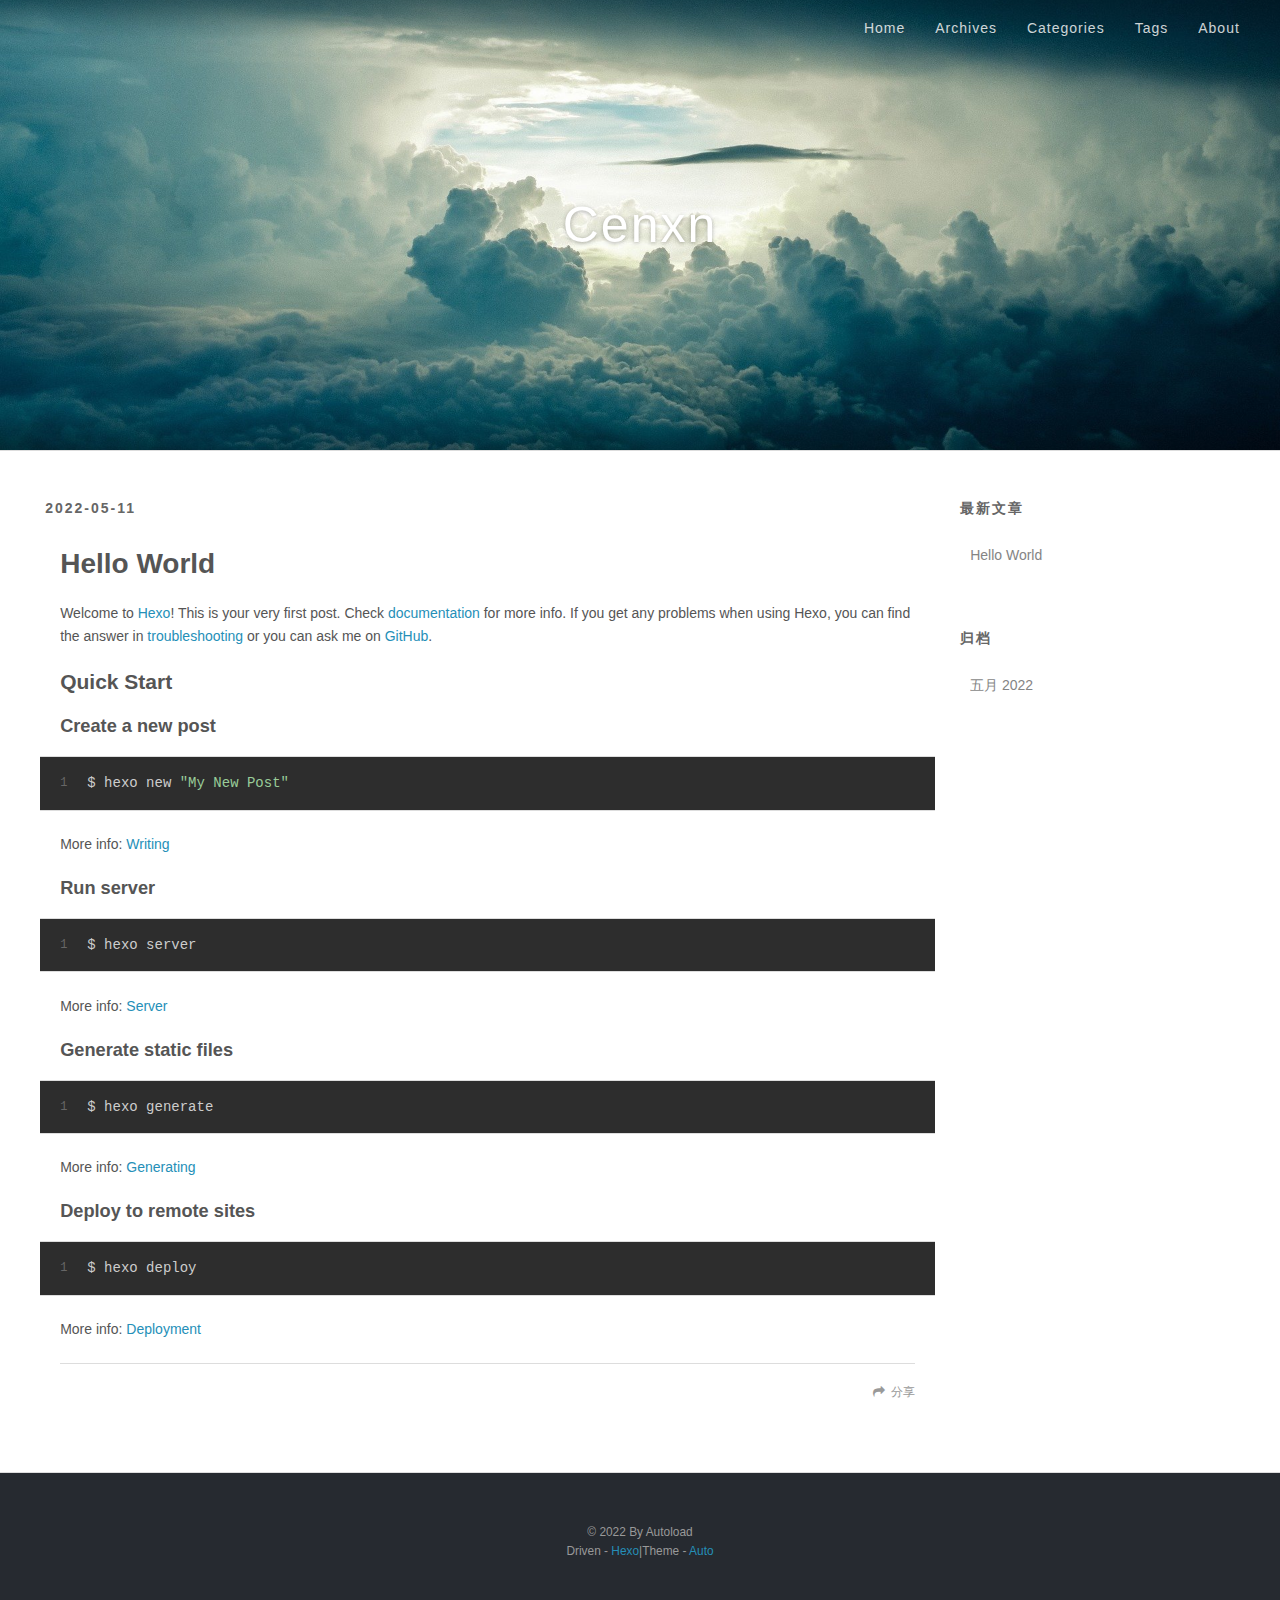
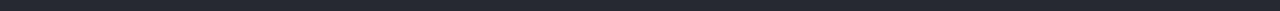
<file: index.html>
<!DOCTYPE html>
<html>
<head>
  <meta charset="utf-8">
  
  <title>Cenxn</title>
  <meta name="viewport" content="width=device-width, initial-scale=1, shrink-to-fit=no">
  
    <link rel="shortcut icon" href="/favicon.png">
  
  
<link rel="stylesheet" href="/css/style.css">

<meta name="generator" content="Hexo 6.2.0"></head>

<body>
  <div id="container">
    <div id="wrap">
      <header id="header">
  <div id="banner"></div>
  <div id="header-outer" class="outer">
    <div id="header-title" class="inner">
      <h1 id="logo-wrap">
        <a href="/" id="logo">Cenxn</a>
      </h1>
      
    </div>
    <div id="header-inner" class="inner">
      <nav id="main-nav">
        <a id="main-nav-toggle" class="nav-icon"></a>
        
          <a class="main-nav-link" href="/">Home</a>
        
          <a class="main-nav-link" href="/archives">Archives</a>
        
          <a class="main-nav-link" href="/categories">Categories</a>
        
          <a class="main-nav-link" href="/tags">Tags</a>
        
          <a class="main-nav-link" href="/about">About</a>
        
      </nav>
    </div>
  </div>
</header>

      <div class="outer">
        <section id="main">
  
    <article id="post-hello-world" class="h-entry article article-type-post" itemprop="blogPost" itemscope itemtype="https://schema.org/BlogPosting">
  <div class="article-meta">
    <a href="/2022/05/11/hello-world/" class="article-date">
  <time class="dt-published" datetime="2022-05-11T08:42:30.035Z" itemprop="datePublished">2022-05-11</time>
</a>
    
  </div>
  <div class="article-inner">
    
    
      <header class="article-header">
        
  
    <h1 itemprop="name">
      <a class="p-name article-title" href="/2022/05/11/hello-world/">Hello World</a>
    </h1>
  

      </header>
    
    <div class="e-content article-entry" itemprop="articleBody">
      
        <p>Welcome to <a target="_blank" rel="noopener" href="https://hexo.io/">Hexo</a>! This is your very first post. Check <a target="_blank" rel="noopener" href="https://hexo.io/docs/">documentation</a> for more info. If you get any problems when using Hexo, you can find the answer in <a target="_blank" rel="noopener" href="https://hexo.io/docs/troubleshooting.html">troubleshooting</a> or you can ask me on <a target="_blank" rel="noopener" href="https://github.com/hexojs/hexo/issues">GitHub</a>.</p>
<h2 id="Quick-Start"><a href="#Quick-Start" class="headerlink" title="Quick Start"></a>Quick Start</h2><h3 id="Create-a-new-post"><a href="#Create-a-new-post" class="headerlink" title="Create a new post"></a>Create a new post</h3><figure class="highlight bash"><table><tr><td class="gutter"><pre><span class="line">1</span><br></pre></td><td class="code"><pre><span class="line">$ hexo new <span class="string">&quot;My New Post&quot;</span></span><br></pre></td></tr></table></figure>

<p>More info: <a target="_blank" rel="noopener" href="https://hexo.io/docs/writing.html">Writing</a></p>
<h3 id="Run-server"><a href="#Run-server" class="headerlink" title="Run server"></a>Run server</h3><figure class="highlight bash"><table><tr><td class="gutter"><pre><span class="line">1</span><br></pre></td><td class="code"><pre><span class="line">$ hexo server</span><br></pre></td></tr></table></figure>

<p>More info: <a target="_blank" rel="noopener" href="https://hexo.io/docs/server.html">Server</a></p>
<h3 id="Generate-static-files"><a href="#Generate-static-files" class="headerlink" title="Generate static files"></a>Generate static files</h3><figure class="highlight bash"><table><tr><td class="gutter"><pre><span class="line">1</span><br></pre></td><td class="code"><pre><span class="line">$ hexo generate</span><br></pre></td></tr></table></figure>

<p>More info: <a target="_blank" rel="noopener" href="https://hexo.io/docs/generating.html">Generating</a></p>
<h3 id="Deploy-to-remote-sites"><a href="#Deploy-to-remote-sites" class="headerlink" title="Deploy to remote sites"></a>Deploy to remote sites</h3><figure class="highlight bash"><table><tr><td class="gutter"><pre><span class="line">1</span><br></pre></td><td class="code"><pre><span class="line">$ hexo deploy</span><br></pre></td></tr></table></figure>

<p>More info: <a target="_blank" rel="noopener" href="https://hexo.io/docs/one-command-deployment.html">Deployment</a></p>

      
    </div>
    <footer class="article-footer">
      <a data-url="http://example.com/2022/05/11/hello-world/" data-id="cl31f6riy00004otlcmwybvkl" data-title="Hello World" class="article-share-link">分享</a>
      
      
      
    </footer>
  </div>
  
</article>



  

</section>
        <aside id="sidebar">
  
    

  
    
  <div class="widget-wrap">
    <h3 class="widget-title">最新文章</h3>
    <div class="widget">
      <ul>
        
          <li>
            <a href="/2022/05/11/hello-world/">Hello World</a>
          </li>
        
      </ul>
    </div>
  </div>

  
    

  
    
  <div class="widget-wrap">
    <h3 class="widget-title">归档</h3>
    <div class="widget">
      <ul class="archive-list"><li class="archive-list-item"><a class="archive-list-link" href="/archives/2022/05/">五月 2022</a></li></ul>
    </div>
  </div>

  
</aside>
      </div>
      <footer id="footer">
  
  <div class="outer">
    <div id="footer-info" class="inner">
      &copy; 2022 By Autoload<br>
      Driven - <a href="https://hexo.io/" target="_blank">Hexo</a>|Theme - <a href="https://github.com/autoload/hexo-theme-auto" target="_blank">Auto</a>
    </div>
  </div>
</footer>
    </div>
    <nav id="mobile-nav">
  
    <a href="/" class="mobile-nav-link">Home</a>
  
    <a href="/archives" class="mobile-nav-link">Archives</a>
  
    <a href="/categories" class="mobile-nav-link">Categories</a>
  
    <a href="/tags" class="mobile-nav-link">Tags</a>
  
    <a href="/about" class="mobile-nav-link">About</a>
  
</nav>
    


<script src="/js/jquery-3.4.1.min.js"></script>


<script src="/js/script.js"></script>




  </div>
</body>
</html>
</file>
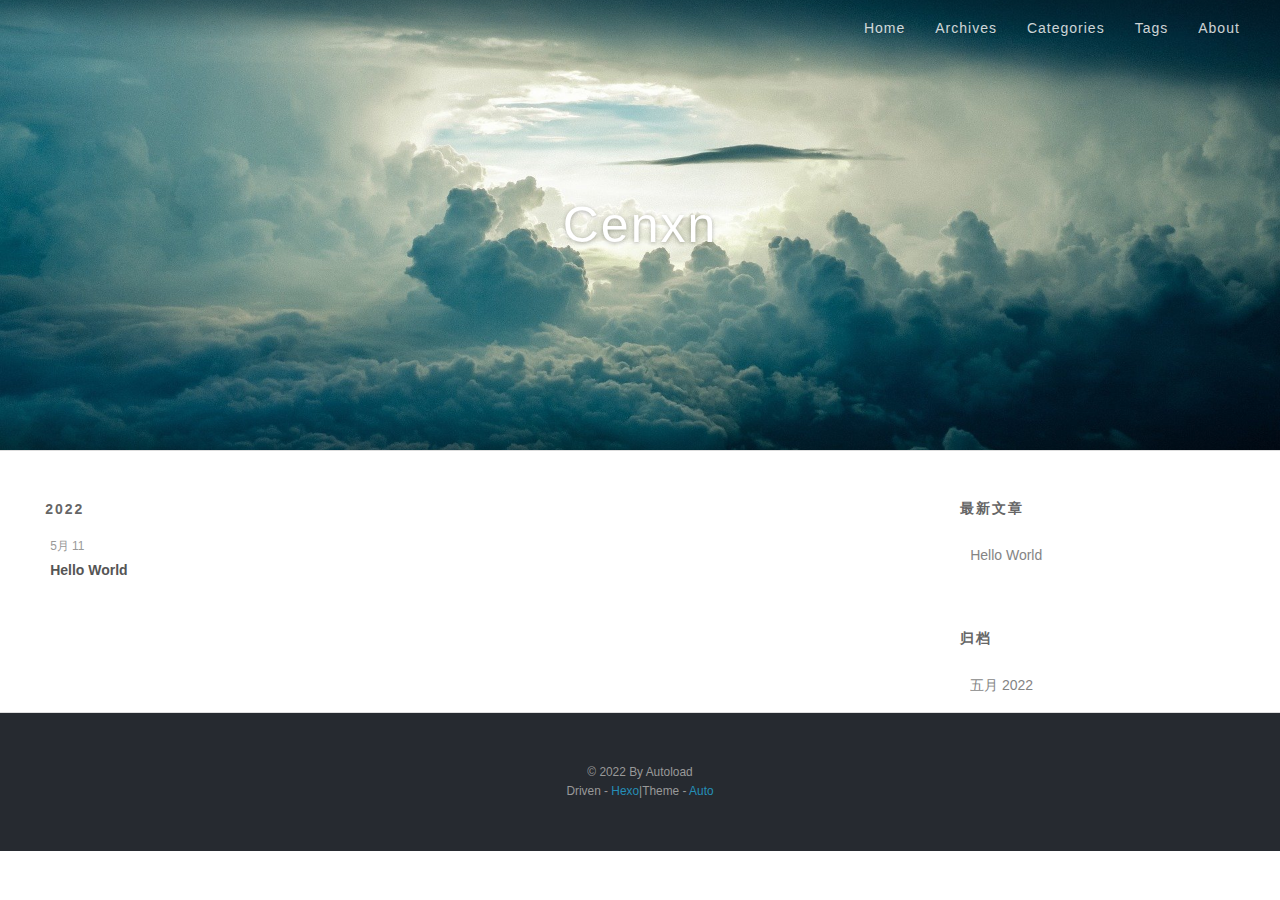
<file: archives/index.html>
<!DOCTYPE html>
<html>
<head>
  <meta charset="utf-8">
  
  <title>归档 | Cenxn</title>
  <meta name="viewport" content="width=device-width, initial-scale=1, shrink-to-fit=no">
  
    <link rel="shortcut icon" href="/favicon.png">
  
  
<link rel="stylesheet" href="/css/style.css">

<meta name="generator" content="Hexo 6.2.0"></head>

<body>
  <div id="container">
    <div id="wrap">
      <header id="header">
  <div id="banner"></div>
  <div id="header-outer" class="outer">
    <div id="header-title" class="inner">
      <h1 id="logo-wrap">
        <a href="/" id="logo">Cenxn</a>
      </h1>
      
    </div>
    <div id="header-inner" class="inner">
      <nav id="main-nav">
        <a id="main-nav-toggle" class="nav-icon"></a>
        
          <a class="main-nav-link" href="/">Home</a>
        
          <a class="main-nav-link" href="/archives">Archives</a>
        
          <a class="main-nav-link" href="/categories">Categories</a>
        
          <a class="main-nav-link" href="/tags">Tags</a>
        
          <a class="main-nav-link" href="/about">About</a>
        
      </nav>
    </div>
  </div>
</header>

      <div class="outer">
        <section id="main">
  
  
    
    
      
      
      <section class="archives-wrap">
        <div class="archive-year-wrap">
          <a href="/archives/2022" class="archive-year">2022</a>
        </div>
        <div class="archives">
    
    <article class="archive-article archive-type-post">
  <div class="archive-article-inner">
    <header class="archive-article-header">
      <a href="/2022/05/11/hello-world/" class="archive-article-date">
  <time class="dt-published" datetime="2022-05-11T08:42:30.035Z" itemprop="datePublished">5月 11</time>
</a>
      
  
    <h1 itemprop="name">
      <a class="archive-article-title" href="/2022/05/11/hello-world/">Hello World</a>
    </h1>
  

    </header>
  </div>
</article>
  
  
    </div></section>
  

</section>
        <aside id="sidebar">
  
    

  
    
  <div class="widget-wrap">
    <h3 class="widget-title">最新文章</h3>
    <div class="widget">
      <ul>
        
          <li>
            <a href="/2022/05/11/hello-world/">Hello World</a>
          </li>
        
      </ul>
    </div>
  </div>

  
    

  
    
  <div class="widget-wrap">
    <h3 class="widget-title">归档</h3>
    <div class="widget">
      <ul class="archive-list"><li class="archive-list-item"><a class="archive-list-link" href="/archives/2022/05/">五月 2022</a></li></ul>
    </div>
  </div>

  
</aside>
      </div>
      <footer id="footer">
  
  <div class="outer">
    <div id="footer-info" class="inner">
      &copy; 2022 By Autoload<br>
      Driven - <a href="https://hexo.io/" target="_blank">Hexo</a>|Theme - <a href="https://github.com/autoload/hexo-theme-auto" target="_blank">Auto</a>
    </div>
  </div>
</footer>
    </div>
    <nav id="mobile-nav">
  
    <a href="/" class="mobile-nav-link">Home</a>
  
    <a href="/archives" class="mobile-nav-link">Archives</a>
  
    <a href="/categories" class="mobile-nav-link">Categories</a>
  
    <a href="/tags" class="mobile-nav-link">Tags</a>
  
    <a href="/about" class="mobile-nav-link">About</a>
  
</nav>
    


<script src="/js/jquery-3.4.1.min.js"></script>


<script src="/js/script.js"></script>




  </div>
</body>
</html>
</file>
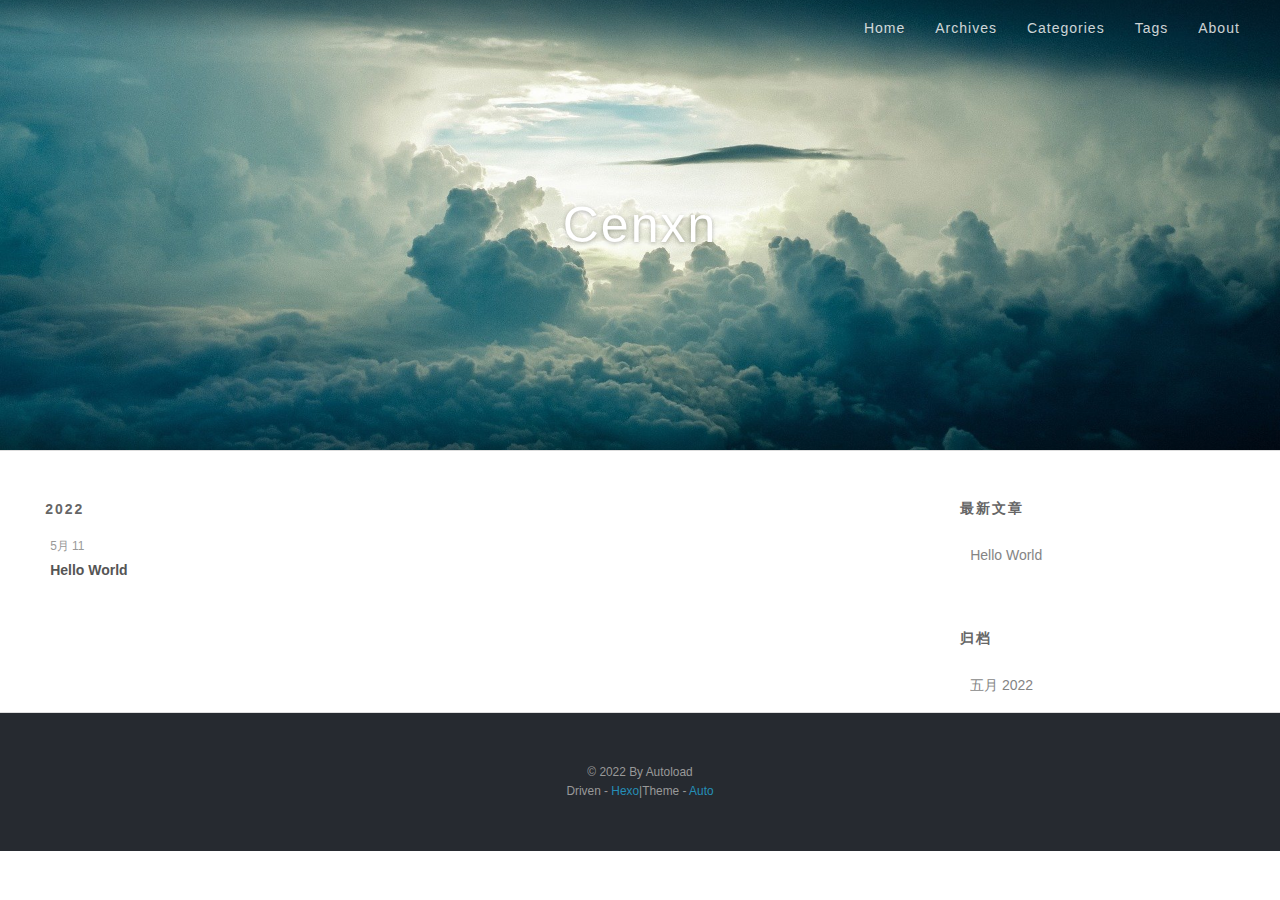
<file: archives/2022/index.html>
<!DOCTYPE html>
<html>
<head>
  <meta charset="utf-8">
  
  <title>归档: 2022 | Cenxn</title>
  <meta name="viewport" content="width=device-width, initial-scale=1, shrink-to-fit=no">
  
    <link rel="shortcut icon" href="/favicon.png">
  
  
<link rel="stylesheet" href="/css/style.css">

<meta name="generator" content="Hexo 6.2.0"></head>

<body>
  <div id="container">
    <div id="wrap">
      <header id="header">
  <div id="banner"></div>
  <div id="header-outer" class="outer">
    <div id="header-title" class="inner">
      <h1 id="logo-wrap">
        <a href="/" id="logo">Cenxn</a>
      </h1>
      
    </div>
    <div id="header-inner" class="inner">
      <nav id="main-nav">
        <a id="main-nav-toggle" class="nav-icon"></a>
        
          <a class="main-nav-link" href="/">Home</a>
        
          <a class="main-nav-link" href="/archives">Archives</a>
        
          <a class="main-nav-link" href="/categories">Categories</a>
        
          <a class="main-nav-link" href="/tags">Tags</a>
        
          <a class="main-nav-link" href="/about">About</a>
        
      </nav>
    </div>
  </div>
</header>

      <div class="outer">
        <section id="main">
  
  
    
    
      
      
      <section class="archives-wrap">
        <div class="archive-year-wrap">
          <a href="/archives/2022" class="archive-year">2022</a>
        </div>
        <div class="archives">
    
    <article class="archive-article archive-type-post">
  <div class="archive-article-inner">
    <header class="archive-article-header">
      <a href="/2022/05/11/hello-world/" class="archive-article-date">
  <time class="dt-published" datetime="2022-05-11T08:42:30.035Z" itemprop="datePublished">5月 11</time>
</a>
      
  
    <h1 itemprop="name">
      <a class="archive-article-title" href="/2022/05/11/hello-world/">Hello World</a>
    </h1>
  

    </header>
  </div>
</article>
  
  
    </div></section>
  

</section>
        <aside id="sidebar">
  
    

  
    
  <div class="widget-wrap">
    <h3 class="widget-title">最新文章</h3>
    <div class="widget">
      <ul>
        
          <li>
            <a href="/2022/05/11/hello-world/">Hello World</a>
          </li>
        
      </ul>
    </div>
  </div>

  
    

  
    
  <div class="widget-wrap">
    <h3 class="widget-title">归档</h3>
    <div class="widget">
      <ul class="archive-list"><li class="archive-list-item"><a class="archive-list-link" href="/archives/2022/05/">五月 2022</a></li></ul>
    </div>
  </div>

  
</aside>
      </div>
      <footer id="footer">
  
  <div class="outer">
    <div id="footer-info" class="inner">
      &copy; 2022 By Autoload<br>
      Driven - <a href="https://hexo.io/" target="_blank">Hexo</a>|Theme - <a href="https://github.com/autoload/hexo-theme-auto" target="_blank">Auto</a>
    </div>
  </div>
</footer>
    </div>
    <nav id="mobile-nav">
  
    <a href="/" class="mobile-nav-link">Home</a>
  
    <a href="/archives" class="mobile-nav-link">Archives</a>
  
    <a href="/categories" class="mobile-nav-link">Categories</a>
  
    <a href="/tags" class="mobile-nav-link">Tags</a>
  
    <a href="/about" class="mobile-nav-link">About</a>
  
</nav>
    


<script src="/js/jquery-3.4.1.min.js"></script>


<script src="/js/script.js"></script>




  </div>
</body>
</html>
</file>
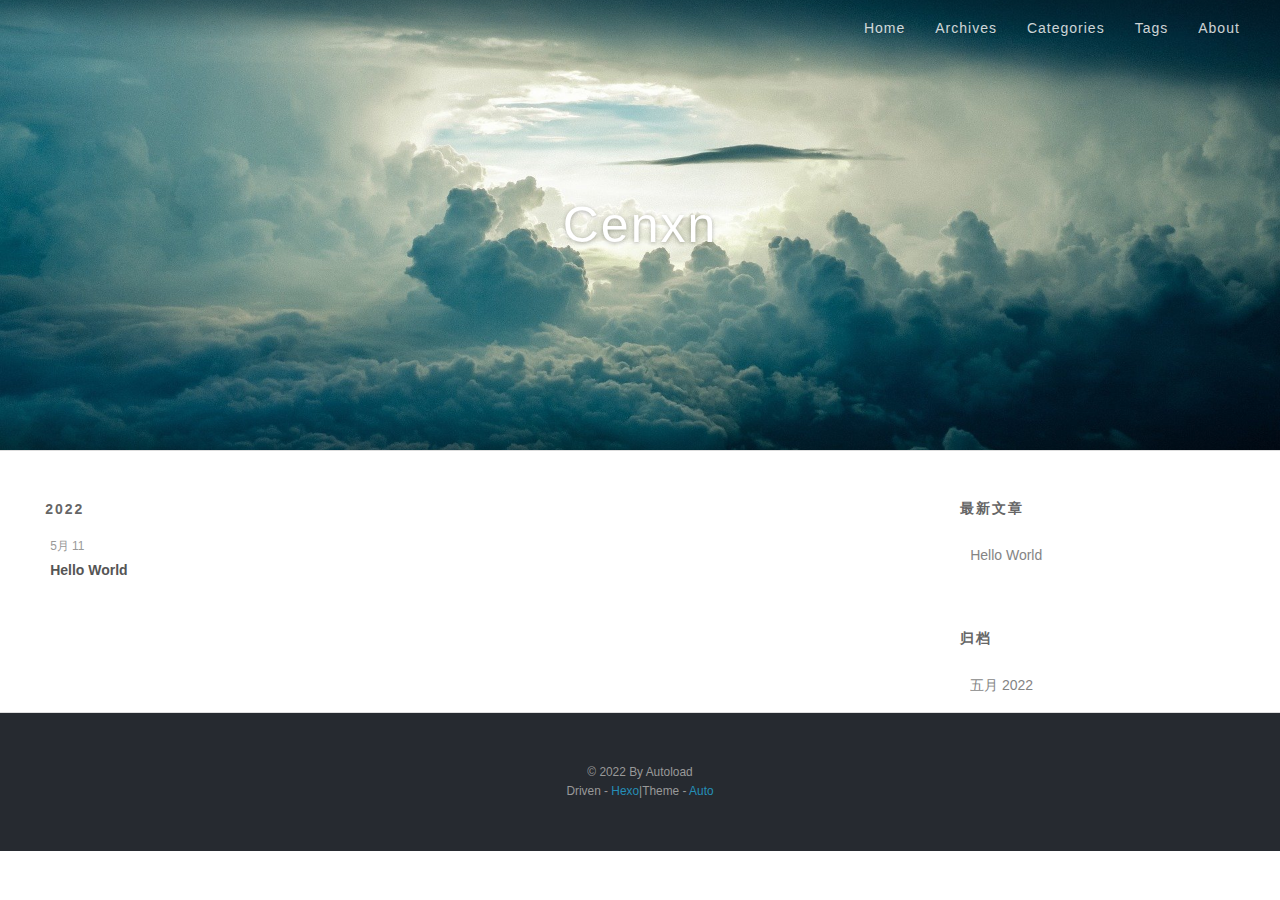
<file: archives/2022/05/index.html>
<!DOCTYPE html>
<html>
<head>
  <meta charset="utf-8">
  
  <title>归档: 2022/5 | Cenxn</title>
  <meta name="viewport" content="width=device-width, initial-scale=1, shrink-to-fit=no">
  
    <link rel="shortcut icon" href="/favicon.png">
  
  
<link rel="stylesheet" href="/css/style.css">

<meta name="generator" content="Hexo 6.2.0"></head>

<body>
  <div id="container">
    <div id="wrap">
      <header id="header">
  <div id="banner"></div>
  <div id="header-outer" class="outer">
    <div id="header-title" class="inner">
      <h1 id="logo-wrap">
        <a href="/" id="logo">Cenxn</a>
      </h1>
      
    </div>
    <div id="header-inner" class="inner">
      <nav id="main-nav">
        <a id="main-nav-toggle" class="nav-icon"></a>
        
          <a class="main-nav-link" href="/">Home</a>
        
          <a class="main-nav-link" href="/archives">Archives</a>
        
          <a class="main-nav-link" href="/categories">Categories</a>
        
          <a class="main-nav-link" href="/tags">Tags</a>
        
          <a class="main-nav-link" href="/about">About</a>
        
      </nav>
    </div>
  </div>
</header>

      <div class="outer">
        <section id="main">
  
  
    
    
      
      
      <section class="archives-wrap">
        <div class="archive-year-wrap">
          <a href="/archives/2022" class="archive-year">2022</a>
        </div>
        <div class="archives">
    
    <article class="archive-article archive-type-post">
  <div class="archive-article-inner">
    <header class="archive-article-header">
      <a href="/2022/05/11/hello-world/" class="archive-article-date">
  <time class="dt-published" datetime="2022-05-11T08:42:30.035Z" itemprop="datePublished">5月 11</time>
</a>
      
  
    <h1 itemprop="name">
      <a class="archive-article-title" href="/2022/05/11/hello-world/">Hello World</a>
    </h1>
  

    </header>
  </div>
</article>
  
  
    </div></section>
  

</section>
        <aside id="sidebar">
  
    

  
    
  <div class="widget-wrap">
    <h3 class="widget-title">最新文章</h3>
    <div class="widget">
      <ul>
        
          <li>
            <a href="/2022/05/11/hello-world/">Hello World</a>
          </li>
        
      </ul>
    </div>
  </div>

  
    

  
    
  <div class="widget-wrap">
    <h3 class="widget-title">归档</h3>
    <div class="widget">
      <ul class="archive-list"><li class="archive-list-item"><a class="archive-list-link" href="/archives/2022/05/">五月 2022</a></li></ul>
    </div>
  </div>

  
</aside>
      </div>
      <footer id="footer">
  
  <div class="outer">
    <div id="footer-info" class="inner">
      &copy; 2022 By Autoload<br>
      Driven - <a href="https://hexo.io/" target="_blank">Hexo</a>|Theme - <a href="https://github.com/autoload/hexo-theme-auto" target="_blank">Auto</a>
    </div>
  </div>
</footer>
    </div>
    <nav id="mobile-nav">
  
    <a href="/" class="mobile-nav-link">Home</a>
  
    <a href="/archives" class="mobile-nav-link">Archives</a>
  
    <a href="/categories" class="mobile-nav-link">Categories</a>
  
    <a href="/tags" class="mobile-nav-link">Tags</a>
  
    <a href="/about" class="mobile-nav-link">About</a>
  
</nav>
    


<script src="/js/jquery-3.4.1.min.js"></script>


<script src="/js/script.js"></script>




  </div>
</body>
</html>
</file>
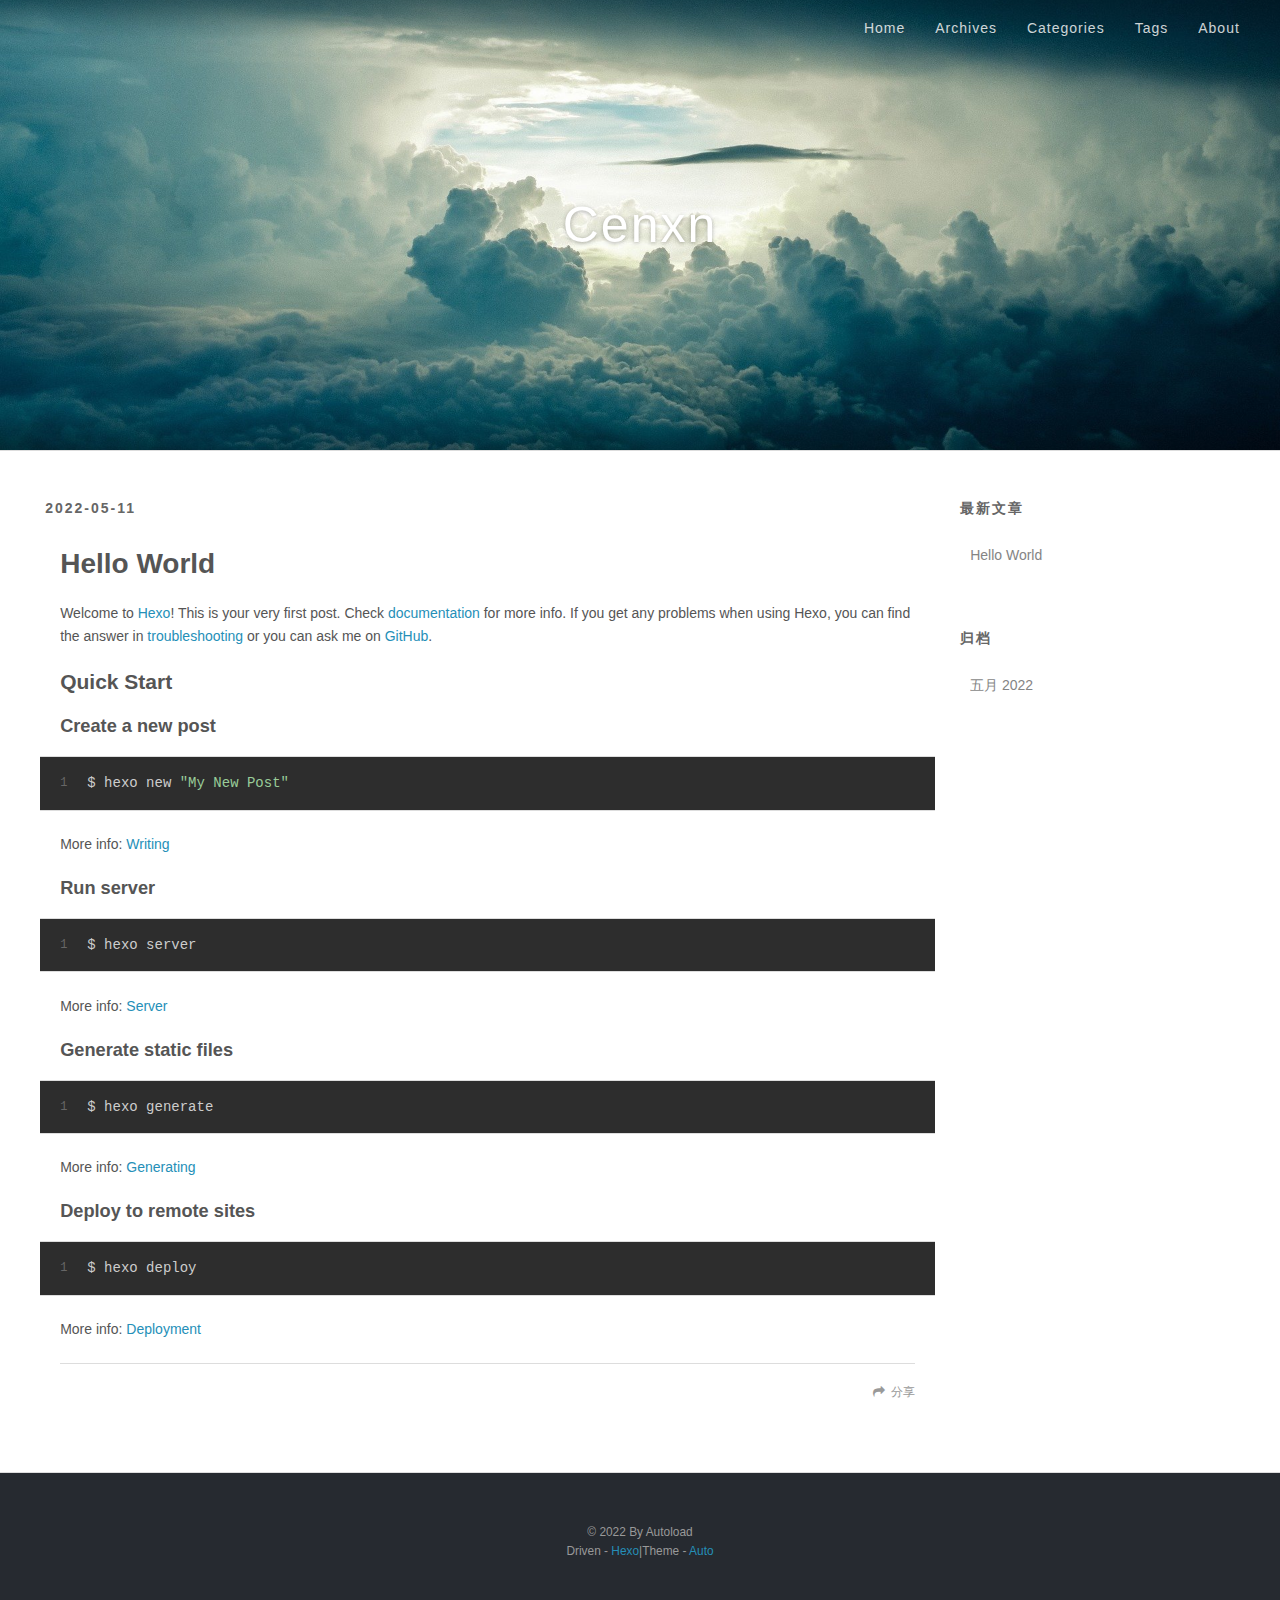
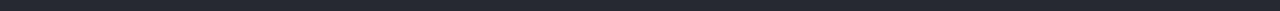
<file: 2022/05/11/hello-world/index.html>
<!DOCTYPE html>
<html>
<head>
  <meta charset="utf-8">
  
  <title>Hello World | Cenxn</title>
  <meta name="viewport" content="width=device-width, initial-scale=1, shrink-to-fit=no">
  
    <link rel="shortcut icon" href="/favicon.png">
  
  
<link rel="stylesheet" href="/css/style.css">

<meta name="generator" content="Hexo 6.2.0"></head>

<body>
  <div id="container">
    <div id="wrap">
      <header id="header">
  <div id="banner"></div>
  <div id="header-outer" class="outer">
    <div id="header-title" class="inner">
      <h1 id="logo-wrap">
        <a href="/" id="logo">Cenxn</a>
      </h1>
      
    </div>
    <div id="header-inner" class="inner">
      <nav id="main-nav">
        <a id="main-nav-toggle" class="nav-icon"></a>
        
          <a class="main-nav-link" href="/">Home</a>
        
          <a class="main-nav-link" href="/archives">Archives</a>
        
          <a class="main-nav-link" href="/categories">Categories</a>
        
          <a class="main-nav-link" href="/tags">Tags</a>
        
          <a class="main-nav-link" href="/about">About</a>
        
      </nav>
    </div>
  </div>
</header>

      <div class="outer">
        <section id="main"><article id="post-hello-world" class="h-entry article article-type-post" itemprop="blogPost" itemscope itemtype="https://schema.org/BlogPosting">
  <div class="article-meta">
    <a href="/2022/05/11/hello-world/" class="article-date">
  <time class="dt-published" datetime="2022-05-11T08:42:30.035Z" itemprop="datePublished">2022-05-11</time>
</a>
    
  </div>
  <div class="article-inner">
    
    
      <header class="article-header">
        
  
    <h1 class="p-name article-title" itemprop="headline name">
      Hello World
    </h1>
  

      </header>
    
    <div class="e-content article-entry" itemprop="articleBody">
      
        <p>Welcome to <a target="_blank" rel="noopener" href="https://hexo.io/">Hexo</a>! This is your very first post. Check <a target="_blank" rel="noopener" href="https://hexo.io/docs/">documentation</a> for more info. If you get any problems when using Hexo, you can find the answer in <a target="_blank" rel="noopener" href="https://hexo.io/docs/troubleshooting.html">troubleshooting</a> or you can ask me on <a target="_blank" rel="noopener" href="https://github.com/hexojs/hexo/issues">GitHub</a>.</p>
<h2 id="Quick-Start"><a href="#Quick-Start" class="headerlink" title="Quick Start"></a>Quick Start</h2><h3 id="Create-a-new-post"><a href="#Create-a-new-post" class="headerlink" title="Create a new post"></a>Create a new post</h3><figure class="highlight bash"><table><tr><td class="gutter"><pre><span class="line">1</span><br></pre></td><td class="code"><pre><span class="line">$ hexo new <span class="string">&quot;My New Post&quot;</span></span><br></pre></td></tr></table></figure>

<p>More info: <a target="_blank" rel="noopener" href="https://hexo.io/docs/writing.html">Writing</a></p>
<h3 id="Run-server"><a href="#Run-server" class="headerlink" title="Run server"></a>Run server</h3><figure class="highlight bash"><table><tr><td class="gutter"><pre><span class="line">1</span><br></pre></td><td class="code"><pre><span class="line">$ hexo server</span><br></pre></td></tr></table></figure>

<p>More info: <a target="_blank" rel="noopener" href="https://hexo.io/docs/server.html">Server</a></p>
<h3 id="Generate-static-files"><a href="#Generate-static-files" class="headerlink" title="Generate static files"></a>Generate static files</h3><figure class="highlight bash"><table><tr><td class="gutter"><pre><span class="line">1</span><br></pre></td><td class="code"><pre><span class="line">$ hexo generate</span><br></pre></td></tr></table></figure>

<p>More info: <a target="_blank" rel="noopener" href="https://hexo.io/docs/generating.html">Generating</a></p>
<h3 id="Deploy-to-remote-sites"><a href="#Deploy-to-remote-sites" class="headerlink" title="Deploy to remote sites"></a>Deploy to remote sites</h3><figure class="highlight bash"><table><tr><td class="gutter"><pre><span class="line">1</span><br></pre></td><td class="code"><pre><span class="line">$ hexo deploy</span><br></pre></td></tr></table></figure>

<p>More info: <a target="_blank" rel="noopener" href="https://hexo.io/docs/one-command-deployment.html">Deployment</a></p>

      
    </div>
    <footer class="article-footer">
      <a data-url="http://example.com/2022/05/11/hello-world/" data-id="cl31f6riy00004otlcmwybvkl" data-title="Hello World" class="article-share-link">分享</a>
      
      
      
    </footer>
  </div>
  
    
  
</article>


</section>
        <aside id="sidebar">
  
    

  
    
  <div class="widget-wrap">
    <h3 class="widget-title">最新文章</h3>
    <div class="widget">
      <ul>
        
          <li>
            <a href="/2022/05/11/hello-world/">Hello World</a>
          </li>
        
      </ul>
    </div>
  </div>

  
    

  
    
  <div class="widget-wrap">
    <h3 class="widget-title">归档</h3>
    <div class="widget">
      <ul class="archive-list"><li class="archive-list-item"><a class="archive-list-link" href="/archives/2022/05/">五月 2022</a></li></ul>
    </div>
  </div>

  
</aside>
      </div>
      <footer id="footer">
  
  <div class="outer">
    <div id="footer-info" class="inner">
      &copy; 2022 By Autoload<br>
      Driven - <a href="https://hexo.io/" target="_blank">Hexo</a>|Theme - <a href="https://github.com/autoload/hexo-theme-auto" target="_blank">Auto</a>
    </div>
  </div>
</footer>
    </div>
    <nav id="mobile-nav">
  
    <a href="/" class="mobile-nav-link">Home</a>
  
    <a href="/archives" class="mobile-nav-link">Archives</a>
  
    <a href="/categories" class="mobile-nav-link">Categories</a>
  
    <a href="/tags" class="mobile-nav-link">Tags</a>
  
    <a href="/about" class="mobile-nav-link">About</a>
  
</nav>
    


<script src="/js/jquery-3.4.1.min.js"></script>


<script src="/js/script.js"></script>




  </div>
</body>
</html>
</file>
<file: css/style.css>
body {
  width: 100%;
}
body:before,
body:after {
  content: "";
  display: table;
}
body:after {
  clear: both;
}
html,
body,
div,
span,
applet,
object,
iframe,
h1,
h2,
h3,
h4,
h5,
h6,
p,
blockquote,
pre,
a,
abbr,
acronym,
address,
big,
cite,
code,
del,
dfn,
em,
img,
ins,
kbd,
q,
s,
samp,
small,
strike,
strong,
sub,
sup,
tt,
var,
dl,
dt,
dd,
ol,
ul,
li,
fieldset,
form,
label,
legend,
table,
caption,
tbody,
tfoot,
thead,
tr,
th,
td {
  margin: 0;
  padding: 0;
  border: 0;
  outline: 0;
  font-weight: inherit;
  font-style: inherit;
  font-family: inherit;
  font-size: 100%;
  vertical-align: baseline;
}
body {
  line-height: 1;
  color: #000;
  background: #fff;
}
ol,
ul {
  list-style: none;
}
table {
  border-collapse: separate;
  border-spacing: 0;
  vertical-align: middle;
}
caption,
th,
td {
  text-align: left;
  font-weight: normal;
  vertical-align: middle;
}
a img {
  border: none;
}
input,
button {
  margin: 0;
  padding: 0;
}
input::-moz-focus-inner,
button::-moz-focus-inner {
  border: 0;
  padding: 0;
}
@font-face {
  font-family: FontAwesome;
  font-style: normal;
  font-weight: normal;
  src: url("fonts/fontawesome-webfont.eot?v=4.7.0");
  src: url("fonts/fontawesome-webfont.eot?#iefix&v=4.7.0") format("embedded-opentype"), url("fonts/fontawesome-webfont.woff2?v=4.7.0") format("woff2"), url("fonts/fontawesome-webfont.woff?v=4.7.0") format("woff"), url("fonts/fontawesome-webfont.ttf?v=4.7.0") format("truetype"), url("fonts/fontawesome-webfont.svg?v=4.7.0#fontawesomeregular") format("svg");
}
html,
body,
#container {
  height: 100%;
}
body {
  background: #fff;
  font: 14px -apple-system, BlinkMacSystemFont, "Segoe UI", "Roboto", "Oxygen", "Ubuntu", "Cantarell", "Fira Sans", "Droid Sans", "Helvetica Neue", sans-serif;
  -webkit-text-size-adjust: 100%;
}
.outer {
  max-width: 1220px;
  margin: 0 auto;
  padding: 0 20px;
}
.outer:before,
.outer:after {
  content: "";
  display: table;
}
.outer:after {
  clear: both;
}
.inner {
  display: inline;
  float: left;
  width: 98.33333333333333%;
  margin: 0 0.833333333333333%;
}
.left,
.alignleft {
  float: left;
}
.right,
.alignright {
  float: right;
}
.clear {
  clear: both;
}
#container {
  position: relative;
}
.mobile-nav-on {
  overflow: hidden;
}
#wrap {
  height: 100%;
  width: 100%;
  position: absolute;
  top: 0;
  left: 0;
  -webkit-transition: 0.2s ease-out;
  -moz-transition: 0.2s ease-out;
  -ms-transition: 0.2s ease-out;
  transition: 0.2s ease-out;
  z-index: 1;
  background: #fff;
}
.mobile-nav-on #wrap {
  left: -140px;
}
@media screen and (min-width: 768px) {
  #main {
    display: inline;
    float: left;
    width: 73.33333333333333%;
    margin: 0 0.833333333333333%;
  }
}
.article-date,
.article-category-link,
.archive-year,
.widget-title {
  text-decoration: none;
  text-transform: uppercase;
  letter-spacing: 2px;
  color: #666;
  margin-bottom: 1em;
  margin-left: 5px;
  line-height: 1em;
  text-shadow: 0 1px #fff;
  font-weight: bold;
}
.article-inner,
.archive-article-inner {
  background: #fff;
}
.article-entry h1,
.widget h1 {
  font-size: 2em;
}
.article-entry h2,
.widget h2 {
  font-size: 1.5em;
}
.article-entry h3,
.widget h3 {
  font-size: 1.3em;
}
.article-entry h4,
.widget h4 {
  font-size: 1.2em;
}
.article-entry h5,
.widget h5 {
  font-size: 1em;
}
.article-entry h6,
.widget h6 {
  font-size: 1em;
  color: #999;
}
.article-entry hr,
.widget hr {
  border: 1px dashed #ddd;
}
.article-entry strong,
.widget strong {
  font-weight: bold;
}
.article-entry em,
.widget em,
.article-entry cite,
.widget cite {
  font-style: italic;
}
.article-entry sup,
.widget sup,
.article-entry sub,
.widget sub {
  font-size: 0.75em;
  line-height: 0;
  position: relative;
  vertical-align: baseline;
}
.article-entry sup,
.widget sup {
  top: -0.5em;
}
.article-entry sub,
.widget sub {
  bottom: -0.2em;
}
.article-entry small,
.widget small {
  font-size: 0.85em;
}
.article-entry acronym,
.widget acronym,
.article-entry abbr,
.widget abbr {
  border-bottom: 1px dotted;
}
.article-entry ul,
.widget ul,
.article-entry ol,
.widget ol,
.article-entry dl,
.widget dl {
  margin: 0 20px;
  line-height: 1.6em;
}
.article-entry ul ul,
.widget ul ul,
.article-entry ol ul,
.widget ol ul,
.article-entry ul ol,
.widget ul ol,
.article-entry ol ol,
.widget ol ol {
  margin-top: 0;
  margin-bottom: 0;
}
.article-entry ul,
.widget ul {
  list-style: disc;
}
.article-entry ol,
.widget ol {
  list-style: decimal;
}
.article-entry dt,
.widget dt {
  font-weight: bold;
}
#header {
  height: 450px;
  position: relative;
  border-bottom: 1px solid #ddd;
}
#header:before,
#header:after {
  content: "";
  position: absolute;
  left: 0;
  right: 0;
  height: 40px;
}
#header:before {
  top: 0;
  background: -webkit-linear-gradient(rgba(0,0,0,0.2), transparent);
  background: -moz-linear-gradient(rgba(0,0,0,0.2), transparent);
  background: -ms-linear-gradient(rgba(0,0,0,0.2), transparent);
  background: linear-gradient(rgba(0,0,0,0.2), transparent);
}
#header:after {
  bottom: 0;
  background: -webkit-linear-gradient(transparent, rgba(0,0,0,0.2));
  background: -moz-linear-gradient(transparent, rgba(0,0,0,0.2));
  background: -ms-linear-gradient(transparent, rgba(0,0,0,0.2));
  background: linear-gradient(transparent, rgba(0,0,0,0.2));
}
#header-outer {
  height: 100%;
  position: relative;
}
#header-inner {
  position: relative;
  overflow: hidden;
}
#banner {
  position: absolute;
  top: 0;
  left: 0;
  width: 100%;
  height: 100%;
  background: url("images/banner_sky.jpg") center #000;
  -webkit-background-size: cover;
  -moz-background-size: cover;
  background-size: cover;
  z-index: -1;
}
#header-title {
  text-align: center;
  height: 50px;
  position: absolute;
  top: 50%;
  left: 0;
  margin-top: -25px;
}
#logo,
#subtitle {
  text-decoration: none;
  color: #fff;
  font-weight: 300;
  text-shadow: 0 1px 4px rgba(0,0,0,0.3);
}
#logo {
  font-size: 50px;
  line-height: 50px;
  letter-spacing: 2px;
}
#subtitle {
  font-size: 16px;
  line-height: 16px;
  letter-spacing: 1px;
}
#subtitle-wrap {
  margin-top: 16px;
}
#main-nav {
  float: right;
  margin-right: -15px;
}
.nav-icon,
.main-nav-link {
  float: left;
  color: #fff;
  opacity: 0.8;
  text-decoration: none;
  text-shadow: 0 1px rgba(0,0,0,0.2);
  -webkit-transition: opacity 0.2s;
  -moz-transition: opacity 0.2s;
  -ms-transition: opacity 0.2s;
  transition: opacity 0.2s;
  display: block;
  padding: 20px 15px;
}
.nav-icon:hover,
.main-nav-link:hover {
  opacity: 1;
}
.nav-icon {
  font-family: FontAwesome;
  text-align: center;
  font-size: 14px;
  width: 14px;
  height: 14px;
  padding: 20px 15px;
  position: relative;
  cursor: pointer;
}
.main-nav-link {
  font-weight: 300;
  letter-spacing: 1px;
}
@media screen and (max-width: 479px) {
  .main-nav-link {
    display: none;
  }
}
#main-nav-toggle {
  display: none;
}
#main-nav-toggle:before {
  content: "\f0c9";
}
@media screen and (max-width: 479px) {
  #main-nav-toggle {
    display: block;
  }
}
#sub-nav {
  float: right;
  margin-right: -15px;
}
#nav-rss-link:before {
  content: "\f09e";
}
#nav-search-btn:before {
  content: "\f002";
}
#search-form-wrap {
  position: absolute;
  top: 15px;
  width: 150px;
  height: 30px;
  right: -150px;
  opacity: 0;
  -webkit-transition: 0.2s ease-out;
  -moz-transition: 0.2s ease-out;
  -ms-transition: 0.2s ease-out;
  transition: 0.2s ease-out;
}
#search-form-wrap.on {
  opacity: 1;
  right: 0;
}
@media screen and (max-width: 479px) {
  #search-form-wrap {
    width: 100%;
    right: -100%;
  }
}
.search-form {
  position: absolute;
  top: 0;
  left: 0;
  right: 0;
  background: #fff;
  padding: 5px 15px;
  border-radius: 15px;
  -webkit-box-shadow: 0 0 10px rgba(0,0,0,0.3);
  box-shadow: 0 0 10px rgba(0,0,0,0.3);
}
.search-form-input {
  border: none;
  background: none;
  color: #555;
  width: 100%;
  font: 13px -apple-system, BlinkMacSystemFont, "Segoe UI", "Roboto", "Oxygen", "Ubuntu", "Cantarell", "Fira Sans", "Droid Sans", "Helvetica Neue", sans-serif;
  outline: none;
}
.search-form-input::-webkit-search-results-decoration,
.search-form-input::-webkit-search-cancel-button {
  -webkit-appearance: none;
}
.search-form-submit {
  position: absolute;
  top: 50%;
  right: 10px;
  margin-top: -7px;
  font: 13px FontAwesome;
  border: none;
  background: none;
  color: #bbb;
  cursor: pointer;
}
.search-form-submit:hover,
.search-form-submit:focus {
  color: #777;
}
.article {
  margin: 50px 0;
}
.article-inner {
  overflow: hidden;
}
.article-meta:before,
.article-meta:after {
  content: "";
  display: table;
}
.article-meta:after {
  clear: both;
}
.article-date {
  float: left;
}
.article-category {
  float: left;
  line-height: 1em;
  color: #ccc;
  text-shadow: 0 1px #fff;
  margin-left: 8px;
}
.article-category:before {
  content: "\2022";
}
.article-category-link {
  margin: 0 12px 1em;
}
.article-header {
  padding: 20px 20px 0;
}
.article-title {
  text-decoration: none;
  font-size: 2em;
  font-weight: bold;
  color: #555;
  line-height: 1.1em;
  -webkit-transition: color 0.2s;
  -moz-transition: color 0.2s;
  -ms-transition: color 0.2s;
  transition: color 0.2s;
}
a.article-title:hover {
  color: #258fb8;
}
.article-entry {
  color: #555;
  padding: 0 20px;
}
.article-entry:before,
.article-entry:after {
  content: "";
  display: table;
}
.article-entry:after {
  clear: both;
}
.article-entry p,
.article-entry table {
  line-height: 1.6em;
  margin: 1.6em 0;
}
.article-entry h1,
.article-entry h2,
.article-entry h3,
.article-entry h4,
.article-entry h5,
.article-entry h6 {
  font-weight: bold;
}
.article-entry h1,
.article-entry h2,
.article-entry h3,
.article-entry h4,
.article-entry h5,
.article-entry h6 {
  line-height: 1.1em;
  margin: 1.1em 0;
}
.article-entry a {
  color: #258fb8;
  text-decoration: none;
}
.article-entry a:hover {
  text-decoration: underline;
}
.article-entry ul,
.article-entry ol,
.article-entry dl {
  margin-top: 1.6em;
  margin-bottom: 1.6em;
}
.article-entry video {
  max-width: 100%;
  height: auto;
  display: block;
  margin: auto;
}
.article-entry iframe {
  border: none;
}
.article-entry table {
  width: 100%;
  border-collapse: collapse;
  border-spacing: 0;
}
.article-entry th {
  font-weight: bold;
  border-bottom: 3px solid #ddd;
  padding-bottom: 0.5em;
}
.article-entry td {
  border-bottom: 1px solid #ddd;
  padding: 10px 0;
}
.article-entry blockquote {
  font-family: Georgia, "Times New Roman", serif;
  font-size: 1.4em;
  margin: 1.6em 20px;
  text-align: center;
}
.article-entry blockquote footer {
  font-size: 14px;
  margin: 1.6em 0;
  font-family: -apple-system, BlinkMacSystemFont, "Segoe UI", "Roboto", "Oxygen", "Ubuntu", "Cantarell", "Fira Sans", "Droid Sans", "Helvetica Neue", sans-serif;
}
.article-entry blockquote footer cite:before {
  content: "—";
  padding: 0 0.5em;
}
.article-entry .pullquote {
  text-align: left;
  width: 45%;
  margin: 0;
}
.article-entry .pullquote.left {
  margin-left: 0.5em;
  margin-right: 1em;
}
.article-entry .pullquote.right {
  margin-right: 0.5em;
  margin-left: 1em;
}
.article-entry .caption {
  color: #999;
  display: block;
  font-size: 0.9em;
  margin-top: 0.5em;
  position: relative;
  text-align: center;
}
.article-entry .video-container {
  position: relative;
  padding-top: 56.25%;
  height: 0;
  overflow: hidden;
}
.article-entry .video-container iframe,
.article-entry .video-container object,
.article-entry .video-container embed {
  position: absolute;
  top: 0;
  left: 0;
  width: 100%;
  height: 100%;
  margin-top: 0;
}
.article-more-link a {
  display: inline-block;
  line-height: 1em;
  padding: 6px 15px;
  border-radius: 15px;
  background: #fff;
  color: #999;
  text-shadow: 0 1px #fff;
  text-decoration: none;
}
.article-more-link a:hover {
  background: #258fb8;
  color: #fff;
  text-decoration: none;
  text-shadow: 0 1px #1e7293;
}
.article-footer {
  font-size: 0.85em;
  line-height: 1.6em;
  border-top: 1px solid #ddd;
  padding-top: 1.6em;
  margin: 0 20px 20px;
}
.article-footer:before,
.article-footer:after {
  content: "";
  display: table;
}
.article-footer:after {
  clear: both;
}
.article-footer a {
  color: #999;
  text-decoration: none;
}
.article-footer a:hover {
  color: #555;
}
.article-tag-list-item {
  float: left;
  margin-right: 10px;
}
.article-tag-list-link:before {
  content: "#";
}
.article-comment-link {
  float: right;
}
.article-comment-link:before {
  content: "\f075";
  font-family: FontAwesome;
  padding-right: 8px;
}
.article-share-link {
  cursor: pointer;
  float: right;
  margin-left: 20px;
}
.article-share-link:before {
  content: "\f064";
  font-family: FontAwesome;
  padding-right: 6px;
}
#article-nav {
  position: relative;
}
#article-nav:before,
#article-nav:after {
  content: "";
  display: table;
}
#article-nav:after {
  clear: both;
}
@media screen and (min-width: 768px) {
  #article-nav {
    margin: 50px 0;
  }
  #article-nav:before {
    width: 8px;
    height: 8px;
    position: absolute;
    top: 50%;
    left: 50%;
    margin-top: -4px;
    margin-left: -4px;
    content: "";
    border-radius: 50%;
    background: #ddd;
    -webkit-box-shadow: 0 1px 2px #fff;
    box-shadow: 0 1px 2px #fff;
  }
}
.article-nav-link-wrap {
  text-decoration: none;
  text-shadow: 0 1px #fff;
  color: #999;
  -webkit-box-sizing: border-box;
  -moz-box-sizing: border-box;
  box-sizing: border-box;
  margin-top: 50px;
  text-align: center;
  display: block;
}
.article-nav-link-wrap:hover {
  color: #555;
}
@media screen and (min-width: 768px) {
  .article-nav-link-wrap {
    width: 50%;
    margin-top: 0;
  }
}
@media screen and (min-width: 768px) {
  #article-nav-newer {
    float: left;
    text-align: right;
    padding-right: 20px;
  }
}
@media screen and (min-width: 768px) {
  #article-nav-older {
    float: right;
    text-align: left;
    padding-left: 20px;
  }
}
.article-nav-caption {
  text-transform: uppercase;
  letter-spacing: 2px;
  color: #ddd;
  line-height: 1em;
  font-weight: bold;
}
#article-nav-newer .article-nav-caption {
  margin-right: -2px;
}
.article-nav-title {
  font-size: 0.85em;
  line-height: 1.6em;
  margin-top: 0.5em;
}
.article-share-box {
  position: absolute;
  display: none;
  background: #fff;
  -webkit-box-shadow: 1px 2px 10px rgba(0,0,0,0.2);
  box-shadow: 1px 2px 10px rgba(0,0,0,0.2);
  border-radius: 3px;
  margin-left: -145px;
  overflow: hidden;
  z-index: 1;
}
.article-share-box.on {
  display: block;
}
.article-share-input {
  width: 100%;
  background: none;
  -webkit-box-sizing: border-box;
  -moz-box-sizing: border-box;
  box-sizing: border-box;
  font: 14px -apple-system, BlinkMacSystemFont, "Segoe UI", "Roboto", "Oxygen", "Ubuntu", "Cantarell", "Fira Sans", "Droid Sans", "Helvetica Neue", sans-serif;
  padding: 0 15px;
  color: #555;
  outline: none;
  border: 1px solid #ddd;
  border-radius: 3px 3px 0 0;
  height: 36px;
  line-height: 36px;
}
.article-share-links {
  background: #fff;
}
.article-share-links:before,
.article-share-links:after {
  content: "";
  display: table;
}
.article-share-links:after {
  clear: both;
}
.article-share-twitter,
.article-share-facebook,
.article-share-pinterest,
.article-share-linkedin {
  width: 50px;
  height: 36px;
  display: block;
  float: left;
  position: relative;
  color: #999;
  text-shadow: 0 1px #fff;
}
.article-share-twitter:before,
.article-share-facebook:before,
.article-share-pinterest:before,
.article-share-linkedin:before {
  font-size: 20px;
  font-family: FontAwesome;
  width: 20px;
  height: 20px;
  position: absolute;
  top: 50%;
  left: 50%;
  margin-top: -10px;
  margin-left: -10px;
  text-align: center;
}
.article-share-twitter:hover,
.article-share-facebook:hover,
.article-share-pinterest:hover,
.article-share-linkedin:hover {
  color: #fff;
}
.article-share-twitter:before {
  content: "\f099";
}
.article-share-twitter:hover {
  background: #00aced;
  text-shadow: 0 1px #008abe;
}
.article-share-facebook:before {
  content: "\f09a";
}
.article-share-facebook:hover {
  background: #3b5998;
  text-shadow: 0 1px #2f477a;
}
.article-share-pinterest:before {
  content: "\f0d2";
}
.article-share-pinterest:hover {
  background: #cb2027;
  text-shadow: 0 1px #a21a1f;
}
.article-share-linkedin:before {
  content: "\f0e1";
}
.article-share-linkedin:hover {
  background: #0077b5;
  text-shadow: 0 1px #005f91;
}
.article-gallery {
  background: #000;
  position: relative;
}
.article-gallery-photos {
  position: relative;
  overflow: hidden;
}
.article-gallery-img {
  display: none;
  max-width: 100%;
}
.article-gallery-img:first-child {
  display: block;
}
.article-gallery-img.loaded {
  position: absolute;
  display: block;
}
.article-gallery-img img {
  display: block;
  max-width: 100%;
  margin: 0 auto;
}
#comments {
  background: #fff;
  -webkit-box-shadow: 1px 2px 3px #ddd;
  box-shadow: 1px 2px 3px #ddd;
  padding: 20px;
  border: 1px solid #ddd;
  border-radius: 3px;
  margin: 50px 0;
}
#comments a {
  color: #258fb8;
}
.archives-wrap {
  margin: 50px 0;
}
.archives:before,
.archives:after {
  content: "";
  display: table;
}
.archives:after {
  clear: both;
}
.archive-year-wrap {
  margin-bottom: 1em;
}
.archives {
  -webkit-column-gap: 10px;
  -moz-column-gap: 10px;
  column-gap: 10px;
}
@media screen and (min-width: 480px) and (max-width: 767px) {
  .archives {
    -webkit-column-count: 2;
    -moz-column-count: 2;
    column-count: 2;
  }
}
@media screen and (min-width: 768px) {
  .archives {
    -webkit-column-count: 3;
    -moz-column-count: 3;
    column-count: 3;
  }
}
.archive-article {
  -webkit-column-break-inside: avoid;
  page-break-inside: avoid;
  overflow: hidden;
  break-inside: avoid-column;
}
.archive-article-inner {
  padding: 10px;
  margin-bottom: 15px;
}
.archive-article-title {
  text-decoration: none;
  font-weight: bold;
  color: #555;
  -webkit-transition: color 0.2s;
  -moz-transition: color 0.2s;
  -ms-transition: color 0.2s;
  transition: color 0.2s;
  line-height: 1.6em;
}
.archive-article-title:hover {
  color: #258fb8;
}
.archive-article-footer {
  margin-top: 1em;
}
.archive-article-date {
  color: #999;
  text-decoration: none;
  font-size: 0.85em;
  line-height: 1em;
  margin-bottom: 0.5em;
  display: block;
}
#page-nav {
  margin: 50px auto;
  background: #fff;
  -webkit-box-shadow: 1px 2px 3px #ddd;
  box-shadow: 1px 2px 3px #ddd;
  border: 1px solid #ddd;
  border-radius: 3px;
  text-align: center;
  color: #999;
  overflow: hidden;
}
#page-nav:before,
#page-nav:after {
  content: "";
  display: table;
}
#page-nav:after {
  clear: both;
}
#page-nav a,
#page-nav span {
  padding: 10px 20px;
  line-height: 1;
  height: 2ex;
}
#page-nav a {
  color: #999;
  text-decoration: none;
}
#page-nav a:hover {
  background: #999;
  color: #fff;
}
#page-nav .prev {
  float: left;
}
#page-nav .next {
  float: right;
}
#page-nav .page-number {
  display: inline-block;
}
@media screen and (max-width: 479px) {
  #page-nav .page-number {
    display: none;
  }
}
#page-nav .current {
  color: #555;
  font-weight: bold;
}
#page-nav .space {
  color: #ddd;
}
#footer {
  background: #262a30;
  padding: 50px 0;
  border-top: 1px solid #ddd;
  color: #999;
}
#footer a {
  color: #258fb8;
  text-decoration: none;
}
#footer a:hover {
  text-decoration: underline;
}
#footer-info {
  line-height: 1.6em;
  font-size: 0.85em;
  text-align: center;
}
.article-entry pre,
.article-entry .highlight {
  background: #2d2d2d;
  margin: 0 -20px;
  padding: 15px 20px;
  border-style: solid;
  border-color: #ddd;
  border-width: 1px 0;
  overflow: auto;
  color: #ccc;
  line-height: 22.400000000000002px;
}
.article-entry .highlight .gutter pre,
.article-entry .gist .gist-file .gist-data .line-numbers {
  color: #666;
  font-size: 0.85em;
}
.article-entry pre,
.article-entry code {
  font-family: "Source Code Pro", Consolas, Monaco, Menlo, Consolas, monospace;
}
.article-entry code {
  background: #fff;
  text-shadow: 0 1px #fff;
  padding: 0 0.3em;
}
.article-entry pre code {
  background: none;
  text-shadow: none;
  padding: 0;
}
.article-entry .highlight pre {
  border: none;
  margin: 0;
  padding: 0;
}
.article-entry .highlight table {
  margin: 0;
  width: auto;
}
.article-entry .highlight td {
  border: none;
  padding: 0;
}
.article-entry .highlight figcaption {
  font-size: 0.85em;
  color: #999;
  line-height: 1em;
  margin-bottom: 1em;
}
.article-entry .highlight figcaption:before,
.article-entry .highlight figcaption:after {
  content: "";
  display: table;
}
.article-entry .highlight figcaption:after {
  clear: both;
}
.article-entry .highlight figcaption a {
  float: right;
}
.article-entry .highlight .gutter pre {
  text-align: right;
  padding-right: 20px;
}
.article-entry .highlight .line {
  height: 22.400000000000002px;
}
.article-entry .highlight .line.marked {
  background: #515151;
}
.article-entry .gist {
  margin: 0 -20px;
  border-style: solid;
  border-color: #ddd;
  border-width: 1px 0;
  background: #2d2d2d;
  padding: 15px 20px 15px 0;
}
.article-entry .gist .gist-file {
  border: none;
  font-family: "Source Code Pro", Consolas, Monaco, Menlo, Consolas, monospace;
  margin: 0;
}
.article-entry .gist .gist-file .gist-data {
  background: none;
  border: none;
}
.article-entry .gist .gist-file .gist-data .line-numbers {
  background: none;
  border: none;
  padding: 0 20px 0 0;
}
.article-entry .gist .gist-file .gist-data .line-data {
  padding: 0 !important;
}
.article-entry .gist .gist-file .highlight {
  margin: 0;
  padding: 0;
  border: none;
}
.article-entry .gist .gist-file .gist-meta {
  background: #2d2d2d;
  color: #999;
  font: 0.85em -apple-system, BlinkMacSystemFont, "Segoe UI", "Roboto", "Oxygen", "Ubuntu", "Cantarell", "Fira Sans", "Droid Sans", "Helvetica Neue", sans-serif;
  text-shadow: 0 0;
  padding: 0;
  margin-top: 1em;
  margin-left: 20px;
}
.article-entry .gist .gist-file .gist-meta a {
  color: #258fb8;
  font-weight: normal;
}
.article-entry .gist .gist-file .gist-meta a:hover {
  text-decoration: underline;
}
pre .comment,
pre .title {
  color: #999;
}
pre .variable,
pre .attribute,
pre .tag,
pre .regexp,
pre .ruby .constant,
pre .xml .tag .title,
pre .xml .pi,
pre .xml .doctype,
pre .html .doctype,
pre .css .id,
pre .css .class,
pre .css .pseudo {
  color: #f2777a;
}
pre .number,
pre .preprocessor,
pre .built_in,
pre .literal,
pre .params,
pre .constant {
  color: #f99157;
}
pre .class,
pre .ruby .class .title,
pre .css .rules .attribute {
  color: #9c9;
}
pre .string,
pre .value,
pre .inheritance,
pre .header,
pre .ruby .symbol,
pre .xml .cdata {
  color: #9c9;
}
pre .css .hexcolor {
  color: #6cc;
}
pre .function,
pre .python .decorator,
pre .python .title,
pre .ruby .function .title,
pre .ruby .title .keyword,
pre .perl .sub,
pre .javascript .title,
pre .coffeescript .title {
  color: #69c;
}
pre .keyword,
pre .javascript .function {
  color: #c9c;
}
@media screen and (max-width: 479px) {
  #mobile-nav {
    float: right;
    top: 0;
    left: 0;
    width: 140px;
    height: 100%;
    background: #191919;
    border-right: 1px solid #fff;
    text-align: left;
  }
}
@media screen and (max-width: 479px) {
  .mobile-nav-link {
    display: block;
    color: #999;
    text-decoration: none;
    padding: 15px 20px;
    font-weight: bold;
  }
  .mobile-nav-link:hover {
    color: #fff;
  }
}
.page-type-title {
  font-weight: bold;
  text-transform: uppercase;
  letter-spacing: 2px;
  color: #555;
  margin-bottom: 20px;
}
.page-type-content {
  overflow: auto;
  zoom: 1;
}
.category-list-link {
  text-decoration: none;
  color: #555;
  -webkit-transition: color 0.2s;
  -moz-transition: color 0.2s;
  -ms-transition: color 0.2s;
  transition: color 0.2s;
  line-height: 1.6em;
}
.category-list-link:hover {
  color: #258fb8;
}
.tag-list {
  overflow: auto;
  zoom: 1;
}
.tag-list-link {
  text-decoration: none;
  color: #555;
  -webkit-transition: color 0.2s;
  -moz-transition: color 0.2s;
  -ms-transition: color 0.2s;
  transition: color 0.2s;
  line-height: 1.6em;
  float: left;
  padding: 1px 10px;
  border: 1px solid #666;
  margin-right: 10px;
  margin-bottom: 5px;
  border-radius: 20px;
}
.tag-list-link:hover {
  color: #258fb8;
}
@media screen and (min-width: 768px) {
  #sidebar {
    display: inline;
    float: left;
    width: 23.333333333333332%;
    margin: 0 0.833333333333333%;
  }
}
.widget-wrap {
  margin: 50px 0 0 0;
}
.widget {
  color: #777;
  padding: 15px;
}
.widget a {
  color: #666;
  opacity: 0.8;
  -webkit-transition: opacity 0.2s;
  -moz-transition: opacity 0.2s;
  -ms-transition: opacity 0.2s;
  transition: opacity 0.2s;
  display: block;
  text-decoration: none;
}
.widget a:hover {
  opacity: 1;
}
.widget ul ul,
.widget ol ul,
.widget dl ul,
.widget ul ol,
.widget ol ol,
.widget dl ol,
.widget ul dl,
.widget ol dl,
.widget dl dl {
  margin-left: 15px;
  list-style: disc;
}
.widget {
  line-height: 1.6em;
  word-wrap: break-word;
  font-size: 1em;
}
.widget ul,
.widget ol {
  list-style: none;
  margin: 0;
}
.widget ul ul,
.widget ol ul,
.widget ul ol,
.widget ol ol {
  margin: 0 20px;
}
.widget ul ul,
.widget ol ul {
  list-style: disc;
}
.widget ul ol,
.widget ol ol {
  list-style: decimal;
}
.category-list-count,
.tag-list-count,
.archive-list-count {
  padding-left: 5px;
  color: #999;
  font-size: 0.85em;
}
.category-list-count:before,
.tag-list-count:before,
.archive-list-count:before {
  content: "(";
}
.category-list-count:after,
.tag-list-count:after,
.archive-list-count:after {
  content: ")";
}
.tagcloud a {
  margin-right: 5px;
  display: inline-block;
}
</file>
